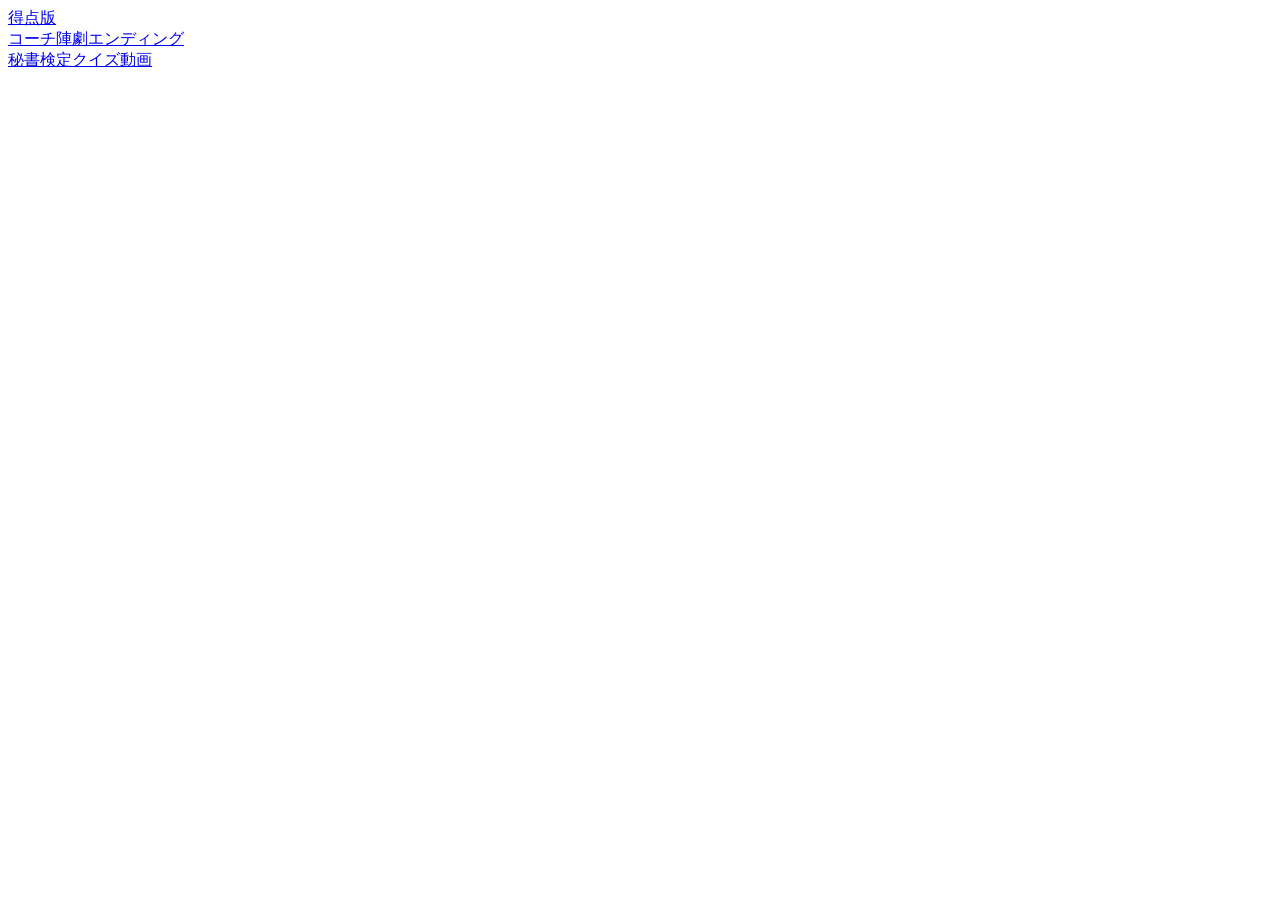
<file: gakuinsai/index.html>
<!DOCTYPE html>
<html lang="ja">
<head>
    <title>学院祭リンク集</title>
</head>
<body>
    <a href="point/index.html">得点版</a><br>
    <a href="ending.mp4">コーチ陣劇エンディング</a><br>
    <a href="hisyokenquiz.mp4">秘書検定クイズ動画</a><br>
</body>
</file>
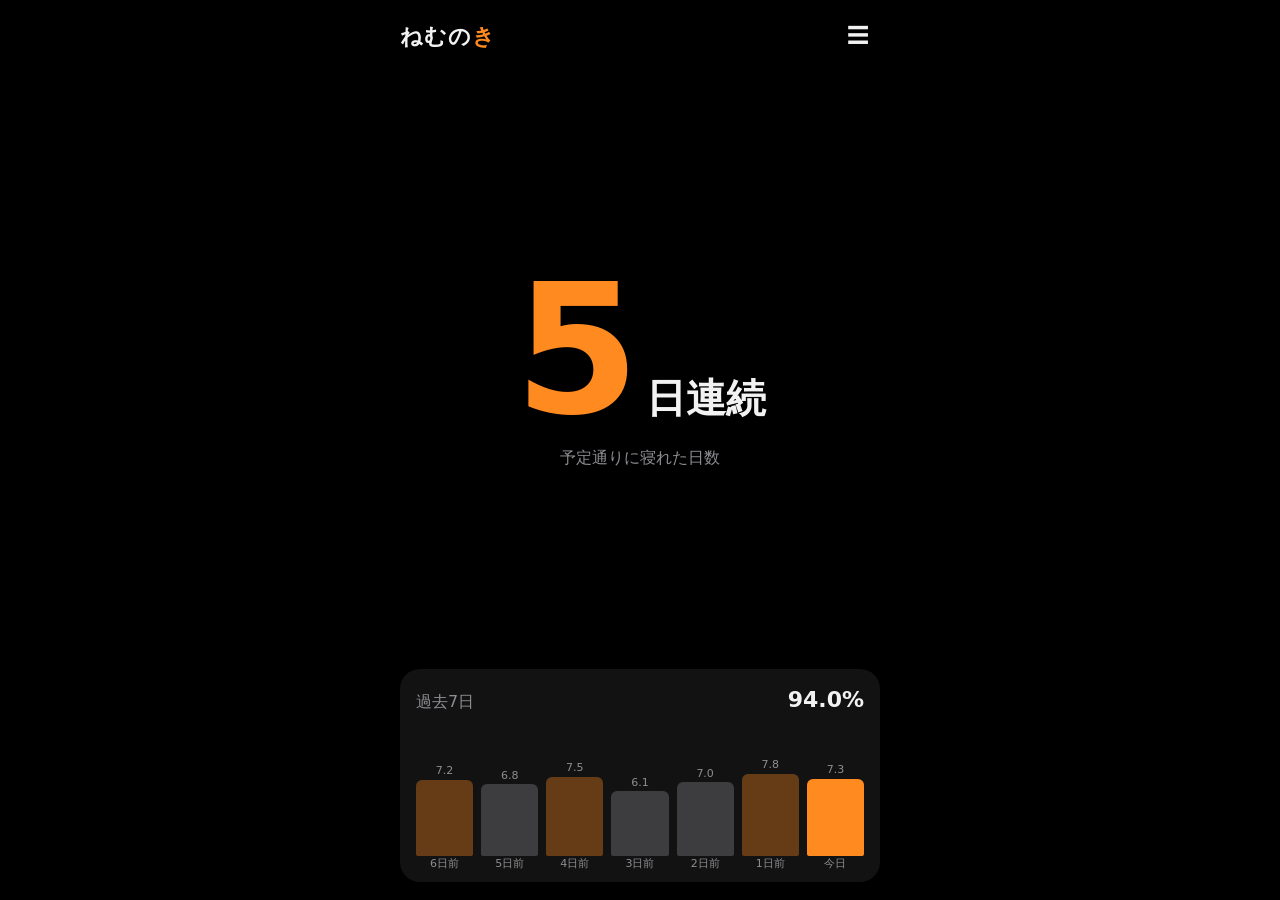
<file: nemunoki/index.html>
<!DOCTYPE html>
<html lang="ja"><head><meta charset="utf-8">
<meta name="viewport" content="width=device-width, initial-scale=1, viewport-fit=cover">
<title>ねむのき</title><link rel="icon" href="data:,">
<style>
:root{--ac:#ff8a1f;--bg:#000;--card:#121212;--line:#262626;--fg:#f2f2f2;--mut:#8d8d93;box-sizing:border-box;padding-top:env(safe-area-inset-top,0px);padding-bottom:env(safe-area-inset-bottom,0px)}
:root[data-theme=dark]{--bg:#1c1b20;--card:#27262c;--line:#38363f}
:root[data-theme=dark][data-pure=on]{--bg:#000;--card:#121212;--line:#262626}
:root[data-theme=light]{--bg:#f4f3f6;--card:#fff;--line:#e2e0e7;--fg:#1b1a1f;--mut:#6c6a75}
*{box-sizing:border-box;-webkit-tap-highlight-color:transparent}
html,body{height:100%;margin:0}
body{background:var(--bg);color:var(--fg);font:16px/1.5 "Noto Sans JP","Hiragino Sans",system-ui,sans-serif;overflow:hidden;transition:background .3s}
#app{height:100%;position:relative;max-width:520px;margin:0 auto;overflow:hidden}
#home{height:100%;display:flex;flex-direction:column;padding:12px 20px 18px}
header{display:flex;justify-content:space-between;align-items:center;height:48px;flex:none}
.logo{font-size:22px;font-weight:800;letter-spacing:.04em}.logo b{color:var(--ac)}
.ib{background:none;border:0;color:var(--fg);width:44px;height:44px;border-radius:50%;font-size:22px;cursor:pointer}
.ib:hover{background:var(--card)}
.hero{flex:1;min-height:0;display:flex;flex-direction:column;justify-content:center;align-items:center}
.num{font-size:clamp(88px,26vh,180px);font-weight:800;line-height:1;color:var(--ac);font-variant-numeric:tabular-nums}
.num small{font-size:.22em;color:var(--fg);margin-left:.15em;font-weight:700}
.cap{color:var(--mut);margin-top:6px}
.week{flex:none;background:var(--card);border-radius:20px;padding:14px 16px 10px}
.pct{display:flex;justify-content:space-between;align-items:baseline;margin-bottom:6px;color:var(--mut)}.pct b{font-size:22px;color:var(--fg)}
.bars{height:clamp(90px,20vh,150px);display:flex;align-items:flex-end;gap:8px}
.bar{flex:1;display:flex;flex-direction:column;align-items:center;justify-content:flex-end;height:100%;font-size:11px;color:var(--mut)}
.bar i{display:block;width:100%;border-radius:6px 6px 2px 2px;background:var(--ac);opacity:.35;transition:height .5s}
.bar:last-child i{opacity:1}.bar.ng i{background:var(--mut)}
#settings{position:absolute;inset:0;background:var(--bg);overflow-y:auto;transform:translateY(100%);transition:transform .35s cubic-bezier(.2,.8,.2,1);padding:0 16px 40px;z-index:5}
#settings.open{transform:none}
.sbar{position:sticky;top:0;background:var(--bg);display:flex;justify-content:space-between;align-items:center;height:56px;z-index:2;font-size:20px;font-weight:700}
.sec{background:var(--card);border-radius:16px;margin:12px 0;padding:0 16px}
.sh{display:flex;justify-content:space-between;align-items:center;min-height:56px;font-weight:700}
.fold{display:grid;grid-template-rows:1fr;transition:grid-template-rows .35s ease,opacity .3s,transform .35s;}
.fold>.fi{overflow:hidden;min-height:0}
.sec.off .fold{grid-template-rows:0fr;opacity:0;transform:translateY(-14px)}
.fi>div:last-child{padding-bottom:12px}
.r{display:flex;justify-content:space-between;align-items:center;min-height:48px;border-top:1px solid var(--line);gap:10px}
.sw{position:relative;width:48px;height:28px;flex:none}.sw input{display:none}
.sw i{position:absolute;inset:0;background:var(--line);border-radius:14px;transition:.25s;cursor:pointer}
.sw i:after{content:"";position:absolute;left:3px;top:3px;width:22px;height:22px;border-radius:50%;background:#fff;transition:.25s}
.sw input:checked+i{background:var(--ac)}.sw input:checked+i:after{transform:translateX(20px)}
input[type=time],input[type=text],textarea{background:var(--bg);color:var(--fg);border:1px solid var(--line);border-radius:10px;padding:8px 10px;font:inherit;color-scheme:dark light}
input[type=text]{width:100%}
textarea{width:100%;height:260px;font:13px/1.5 ui-monospace,Consolas,monospace;resize:none}
.days{display:flex;gap:4px;margin-top:6px}.days button{flex:1;height:32px;border-radius:50%;border:1px solid var(--line);background:none;color:var(--mut);cursor:pointer;font:inherit;font-size:13px}
.days button.on{background:var(--ac);border-color:var(--ac);color:#000}
.swipe{position:relative;overflow:hidden;border-top:1px solid var(--line)}
.swipe .bg{position:absolute;inset:0;display:flex;justify-content:space-between;align-items:center;padding:0 18px;font-size:13px;font-weight:700;color:#fff}
.swipe .bg .l{color:var(--ac)}.swipe .bg .d{background:none;color:#ff5a5a}
.swipe .in{position:relative;background:var(--card);padding:8px 0;touch-action:pan-y;transition:transform .2s}
.swipe .in.drag{transition:none}
.swipe .r{border:0;min-height:40px}
.add{width:100%;height:44px;border:1px dashed var(--ac);color:var(--ac);background:none;border-radius:12px;cursor:pointer;font:inherit;margin-top:6px}
.grp{display:flex;justify-content:space-between;align-items:center;min-height:44px;border-top:1px solid var(--line);font-weight:600;color:var(--ac)}
.cb{width:24px;height:24px;border-radius:7px;border:2px solid var(--mut);display:grid;place-items:center;cursor:pointer;flex:none;font-size:16px;line-height:1;color:#000;font-weight:900;background:none}
.cb.on,.cb.mix{background:var(--ac);border-color:var(--ac)}
.hint{color:var(--mut);font-size:12px;margin:2px 0 6px}
.help td{padding:3px 10px 3px 0;font-size:13px;vertical-align:top}.help kbd{background:var(--bg);border:1px solid var(--line);border-radius:6px;padding:1px 7px;font:12px ui-monospace,Consolas,monospace}
#toasts{position:fixed;left:0;right:0;top:calc(10px + env(safe-area-inset-top,0px));display:flex;flex-direction:column;align-items:center;gap:6px;z-index:50;pointer-events:none}
.toast{background:#222;color:#fff;border-left:4px solid var(--ac);padding:10px 14px;border-radius:12px;font-size:14px;max-width:92vw;box-shadow:0 6px 24px #0008;animation:ti .3s}
@keyframes ti{from{opacity:0;transform:translateY(-10px)}}
.ov{position:fixed;inset:0;pointer-events:none;z-index:20;transition:opacity .4s;opacity:0;background:#000}
.full{position:fixed;inset:0;z-index:40;background:#000;color:#aaa;display:none;place-items:center;text-align:center;font-size:22px}
.full.show{display:grid}.full small{display:block;font-size:13px;color:#666;margin-top:8px}
#modal{position:fixed;inset:0;background:#000a;z-index:30;display:none;place-items:center;padding:16px}
#modal.show{display:grid}.mb{background:var(--card);border-radius:20px;padding:18px;width:min(460px,100%)}
.mb h3{margin:0 0 10px}.mb .btns{display:flex;gap:8px;justify-content:flex-end;margin-top:12px}
.btn{border:0;border-radius:10px;padding:9px 16px;font:inherit;background:var(--line);color:var(--fg);cursor:pointer}.btn.p{background:var(--ac);color:#000;font-weight:700}
@media(prefers-reduced-motion:reduce){*{transition:none!important;animation:none!important}}
</style></head><body>
<div id="app"><div id="home">
<header><div class="logo">ねむの<b>き</b></div><button class="ib" id="openS" aria-label="設定">☰</button></header>
<div class="hero"><div class="num"><span id="streak">0</span><small>日連続</small></div><div class="cap">予定通りに寝れた日数</div></div>
<div class="week"><div class="pct"><span>過去7日</span><b id="pct"></b></div><div class="bars" id="bars"></div></div>
</div>
<div id="settings"><div class="sbar"><span>設定</span><button class="ib" id="closeS" aria-label="閉じる">×</button></div><div id="sbody"></div></div>
</div>
<div class="ov" id="ovDim"></div><div class="ov" id="ovMin"></div>
<div class="full" id="fSleep"><div>スリープ中<small>何かキーを押すか画面をタップで復帰</small></div></div>
<div class="full" id="fLock"><div>ロック中<small>Uキーで解除 / 起きる時間を過ぎると自動解除</small></div></div>
<div id="modal"><div class="mb" id="mbody"></div></div><div id="toasts"></div>
<script>
const $=s=>document.querySelector(s),esc=s=>String(s).replace(/[&<>"]/g,c=>({'&':'&amp;','<':'&lt;','>':'&gt;','"':'&quot;'}[c]));
const DN=['月','火','水','木','金','土','日'],pad=n=>String(n).padStart(2,'0');
const S={bed:'22:30',wake:'06:30',streak:5,sleep:[7.2,6.8,7.5,6.1,7.0,7.8,7.3],score:[100,92,100,71,95,100,100],
 alarm:{on:true,list:[{id:1,t:'06:30',d:[1,1,1,1,1,0,0],on:true},{id:2,t:'06:40',d:[1,1,1,1,1,0,0],on:false}]},
 sh:{on:true,g:{
  bed:{l:'寝る時間',i:[{n:'照明を暗くする',on:true},{n:'睡眠用BGMを再生する',on:true,arg:'',al:'パスまたはURL',s:'log("睡眠用BGMを再生: "+(arg||"(未指定)"))'}]},
  after:{l:'寝た後',i:[{n:'照明を消す',on:true},{n:'30分後に空調を止める',on:true}]},
  wake:{l:'起きる時間',i:[{n:'照明を明るくする',on:true},{n:'カーテンを開ける',on:true},{n:'お湯を沸かす',on:false}]}}},
 dev:{on:true,c:{dim:1,gray:1,notify:1,sleep:0,min:0,lock:0}},app:{dark:true,pure:true,ac:'#ff8a1f'}};
const DEV={dim:'画面の明るさを下げる',gray:'画面を白黒にする',notify:'通知を表示する',sleep:'一度スリープにする',min:'画面輝度を最低にする',lock:'デバイスをロックする'};
const CTPL=`// __name = "カスタム"       項目名
// __at = "22:30"        時刻指定で自動実行(寝る/起きる時間のみ)
// __arg = "引数の説明"   設定画面に引数入力欄を表示
// 使える変数: bedtime, waketime, arg, log()
log("カスタム実行 " + bedtime);`;
let uid=10,clock={b:Date.now(),r:Date.now()};const now=()=>new Date(clock.b+Date.now()-clock.r);
const hm=d=>pad(d.getHours())+':'+pad(d.getMinutes());
function toast(m,ms=3500){const e=document.createElement('div');e.className='toast';e.textContent=m;$('#toasts').append(e);setTimeout(()=>e.remove(),ms)}
const log=m=>toast('[スマートホーム実行] '+m);
/* ---- home ---- */
function home(){$('#streak').textContent=S.streak;const avg=S.score.reduce((a,b)=>a+b,0)/7;$('#pct').textContent=avg.toFixed(1)+'%';
 $('#bars').innerHTML=S.sleep.map((h,i)=>`<div class="bar ${S.score[i]<100?'ng':''}"><span>${h.toFixed(1)}</span><i style="height:${Math.max(6,h/10*100*.7)}%"></i><span>${i==6?'今日':(7-i-1)+'日前'}</span></div>`).join('')}
function recordDay(ok){S.sleep.shift();S.score.shift();S.sleep.push(ok?7.2:5.4);S.score.push(ok?100:62);S.streak=ok?S.streak+1:0;home();toast(ok?'予定通りに就寝: '+S.streak+'日連続':'予定時間を1分以上超過: 連続日数が0に戻りました')}
/* ---- script engine ---- */
function meta(s){const g=(k)=>{const m=s.match(new RegExp('^(?!\\s*//)\\s*(?:const|let|var)?\\s*'+k+'\\s*=\\s*["\'](.*?)["\']','m'));return m&&m[1]};return{name:g('__name'),at:g('__at'),arg:g('__arg')}}
function runItem(it){const m=it.s?meta(it.s):{};try{new Function('bedtime','waketime','arg','log',it.s||'log(name)').call(null,S.bed,S.wake,it.arg||'',log)}catch(e){toast('スクリプトエラー: '+e.message)}}
function runGroup(k){if(!S.sh.on)return;S.sh.g[k].i.forEach(it=>{if(!it.on)return;if(it.s&&meta(it.s).at)return;if(!it.s){log(it.n);return}runItem(it)})}
/* ---- device ---- */
const fx={dim:()=>{$('#ovDim').style.opacity=.45},min:()=>{$('#ovMin').style.opacity=.8},gray:()=>{$('#app').style.filter='grayscale(100%)'},
 notify:()=>toast('🔔 そろそろ寝る時間です'),sleep:()=>$('#fSleep').classList.add('show'),lock:()=>$('#fLock').classList.add('show')};
function resetDev(){$('#ovDim').style.opacity=0;$('#ovMin').style.opacity=0;$('#app').style.filter='';$('#fSleep').classList.remove('show');$('#fLock').classList.remove('show')}
function runDev(){if(!S.dev.on)return;Object.keys(S.dev.c).forEach(k=>S.dev.c[k]&&fx[k]())}
$('#fSleep').onclick=()=>$('#fSleep').classList.remove('show');
/* ---- clock tick ---- */
let last='';setInterval(()=>{const d=now(),k=hm(d);if(k===last)return;last=k;
 if(S.alarm.on)S.alarm.list.forEach(a=>{if(a.on&&a.t===k&&a.d[(d.getDay()+6)%7])toast('⏰ アラーム '+a.t,6000)});
 if(k===S.bed){runGroup('bed');runDev()}
 if(k===S.wake){runGroup('wake');$('#fLock').classList.remove('show')}
 if(S.sh.on)['bed','after','wake'].forEach(g=>S.sh.g[g].i.forEach(it=>{if(it.on&&it.s&&meta(it.s).at===k)runItem(it)}))},1000);
/* ---- settings render ---- */
const tog=(id,on)=>`<label class="sw"><input type="checkbox" data-t="${id}" ${on?'checked':''}><i></i></label>`;
const sec=(id,t,on,body)=>`<section class="sec ${on?'':'off'}" id="sec-${id}"><div class="sh"><span>${t}</span>${tog(id,on)}</div><div class="fold"><div class="fi"><div>${body}</div></div></div></section>`;
function swipeRow(inner,k,i,edit){return `<div class="swipe" data-k="${k}" data-i="${i}" data-edit="${edit?1:0}"><div class="bg"><span class="l">${edit?'✎ 編集':''}</span><span class="d">削除 🗑</span></div><div class="in">${inner}</div></div>`}
function render(){const A=S.alarm,H=S.sh,D=S.dev,P=S.app;
 const al=A.list.map((a,i)=>swipeRow(`<div class="r"><div><input type="time" value="${a.t}" data-al="${i}"><div class="days">${DN.map((n,j)=>`<button class="${a.d[j]?'on':''}" data-ad="${i},${j}">${n}</button>`).join('')}</div></div><label class="sw"><input type="checkbox" data-ao="${i}" ${a.on?'checked':''}><i></i></label></div>`,'alarm',i,0)).join('');
 const sh=Object.entries(H.g).map(([k,g])=>{const c=g.i.filter(x=>x.on).length,st=c==0?'':c==g.i.length?'on':'mix';
  return `<div class="grp"><span>${g.l}</span><button class="cb ${st}" data-gc="${k}">${st=='on'?'✓':st=='mix'?'−':''}</button></div>`+g.i.map((it,i)=>{const m=it.s?meta(it.s):{};const nm=m.name||it.n;const hasArg=it.al!==undefined||m.arg;
   return swipeRow(`<div class="r"><div style="flex:1"><div>${esc(nm)}${m.at?` <span class="hint">(${m.at}に自動実行)</span>`:''}</div>${hasArg?`<input type="text" placeholder="${esc(it.al||m.arg)}" value="${esc(it.arg||'')}" data-ia="${k},${i}">`:''}</div><button class="cb ${it.on?'on':''}" data-ic="${k},${i}">${it.on?'✓':''}</button></div>`,k,i,1)}).join('')+`<button class="add" data-cu="${k}">＋カスタム</button>`}).join('');
 $('#sbody').innerHTML=
 `<section class="sec"><div class="sh">基本時間</div><div class="r"><span>寝る時間</span><input type="time" id="tb" value="${S.bed}"></div><div class="r"><span>起きる時間</span><input type="time" id="tw" value="${S.wake}"></div></section>`+
 sec('alarm','アラーム',A.on,al+`<button class="add" id="addAl">＋追加</button><div class="hint">左スワイプで削除</div>`)+
 sec('sh','スマートホーム連動',H.on,sh+`<div class="hint">左スワイプで削除 / 右スワイプでスクリプト編集</div>`)+
 sec('dev','デバイス制御',D.on,Object.entries(DEV).map(([k,l])=>`<div class="r"><span>${l}</span><button class="cb ${D.c[k]?'on':''}" data-dc="${k}">${D.c[k]?'✓':''}</button></div>`).join(''))+
 `<section class="sec"><div class="sh">アプリ設定</div><div class="r"><span>ダークモード</span>${tog('dark',P.dark)}</div><div class="r"><span>ピュアブラック</span>${tog('pure',P.pure)}</div><div class="r"><span>アクセントカラー</span><input type="color" id="acc" value="${P.ac}"></div></section>`+
 `<section class="sec"><div class="sh">モック操作・デバッグヘルプ</div><table class="help" style="padding-bottom:12px">${[['T','モック内時刻を変更'],['P','予定通りに就寝(連続日数+1)'],['O','予定超過(連続日数を0に)'],['1〜6','デバイス制御を強制発動(輝度低下/白黒/通知/スリープ/最低輝度/ロック)'],['0','デバイス制御をすべて解除'],['U','ロック解除'],['B / V / W','スマートホーム 寝る時間 / 寝た後(AI検知) / 起きる時間 を強制実行'],['Esc','設定を閉じる']].map(r=>`<tr><td><kbd>${r[0]}</kbd></td><td>${r[1]}</td></tr>`).join('')}</table></section>`}
/* ---- settings events ---- */
const rootEl=document.documentElement;
function theme(){rootEl.dataset.theme=S.app.dark?'dark':'light';rootEl.dataset.pure=S.app.pure?'on':'off';rootEl.style.setProperty('--ac',S.app.ac)}
const sb=$('#sbody');
sb.addEventListener('change',e=>{const t=e.target,d=t.dataset;
 if(t.id=='tb')S.bed=t.value;else if(t.id=='tw')S.wake=t.value;else if(t.id=='acc'){S.app.ac=t.value;theme()}
 else if(d.t){const v=t.checked;if(d.t=='alarm')S.alarm.on=v;else if(d.t=='sh')S.sh.on=v;else if(d.t=='dev')S.dev.on=v;else if(d.t=='dark'){S.app.dark=v;theme()}else if(d.t=='pure'){S.app.pure=v;theme()}
  if(['alarm','sh','dev'].includes(d.t))$('#sec-'+d.t).classList.toggle('off',!v)}
 else if(d.al)S.alarm.list[d.al].t=t.value;else if(d.ao)S.alarm.list[d.ao].on=t.checked});
sb.addEventListener('input',e=>{const d=e.target.dataset;if(d.ia){const[k,i]=d.ia.split(',');S.sh.g[k].i[i].arg=e.target.value}});
sb.addEventListener('click',e=>{const b=e.target.closest('button');if(!b||b.closest('.swipe .in.moved'))return;const d=b.dataset;
 if(d.ad){const[i,j]=d.ad.split(',');S.alarm.list[i].d[j]^=1;b.classList.toggle('on')}
 else if(b.id=='addAl'){S.alarm.list.push({id:uid++,t:'07:00',d:[1,1,1,1,1,1,1],on:true});keep()}
 else if(d.gc){const g=S.sh.g[d.gc],all=g.i.every(x=>x.on);g.i.forEach(x=>x.on=!all);keep()}
 else if(d.ic){const[k,i]=d.ic.split(',');S.sh.g[k].i[i].on^=1;keep()}
 else if(d.dc){S.dev.c[d.dc]^=1;keep()}
 else if(d.cu){const it={n:'カスタム',on:true,s:CTPL};S.sh.g[d.cu].i.push(it);editor(d.cu,S.sh.g[d.cu].i.length-1)}});
function keep(){const y=$('#settings').scrollTop;render();$('#settings').scrollTop=y}
/* ---- swipe ---- */
let sw=null;
sb.addEventListener('pointerdown',e=>{const r=e.target.closest('.swipe');if(!r||e.target.closest('input,button'))return;sw={r,in:r.querySelector('.in'),x:e.clientX,dx:0};sw.in.classList.add('drag')});
addEventListener('pointermove',e=>{if(!sw)return;sw.dx=e.clientX-sw.x;if(sw.r.dataset.edit!='1'&&sw.dx>0)sw.dx=0;sw.in.style.transform=`translateX(${sw.dx}px)`});
addEventListener('pointerup',()=>{if(!sw)return;const{r,dx}=sw,k=r.dataset.k,i=+r.dataset.i;sw.in.classList.remove('drag');sw.in.style.transform='';sw=null;
 if(dx<-80){if(k=='alarm')S.alarm.list.splice(i,1);else S.sh.g[k].i.splice(i,1);keep()}
 else if(dx>80&&r.dataset.edit=='1')editor(k,i)});
/* ---- editor modal ---- */
function editor(k,i){const it=S.sh.g[k].i[i];if(!it.s)it.s=`log(${JSON.stringify(it.n)})`;
 $('#mbody').innerHTML=`<h3>スクリプト編集</h3><textarea id="ta" spellcheck="false">${esc(it.s)}</textarea><div class="btns"><button class="btn" id="mc">キャンセル</button><button class="btn p" id="ms">保存</button></div>`;
 $('#modal').classList.add('show');$('#mc').onclick=()=>{$('#modal').classList.remove('show');keep()};
 $('#ms').onclick=()=>{it.s=$('#ta').value;$('#modal').classList.remove('show');keep()}}
/* ---- keys ---- */
$('#openS').onclick=()=>{render();$('#settings').classList.add('open')};$('#closeS').onclick=()=>$('#settings').classList.remove('open');
addEventListener('keydown',e=>{if(e.target.closest('input,textarea'))return;const k=e.key;
 if($('#fSleep').classList.contains('show')){$('#fSleep').classList.remove('show');return}
 if(k=='Escape'){$('#settings').classList.remove('open');$('#modal').classList.remove('show')}
 else if(k=='t'||k=='T'){e.preventDefault();$('#mbody').innerHTML=`<h3>モック内時刻を変更</h3><input type="time" id="ti" value="${hm(now())}"><div class="btns"><button class="btn" id="mc">キャンセル</button><button class="btn p" id="ms">変更</button></div>`;$('#modal').classList.add('show');
  $('#mc').onclick=()=>$('#modal').classList.remove('show');$('#ms').onclick=()=>{const[h,m]=$('#ti').value.split(':'),d=now();d.setHours(+h,+m,0,0);clock={b:d.getTime()-1000,r:Date.now()};$('#modal').classList.remove('show');toast('モック時刻: '+$('#ti').value)}}
 else if(k=='p'||k=='P')recordDay(true);else if(k=='o'||k=='O')recordDay(false);
 else if(k>='1'&&k<='6'){const n=Object.keys(DEV)[k-1];fx[n]();toast('強制発動: '+DEV[n])}
 else if(k=='0'){resetDev()}else if(k=='u'||k=='U')$('#fLock').classList.remove('show');
 else if(k=='b'||k=='B'){runGroup('bed');runDev()}else if(k=='v'||k=='V')runGroup('after');else if(k=='w'||k=='W'){runGroup('wake');resetDev()}});
theme();home();
</script></body></html>
</file>
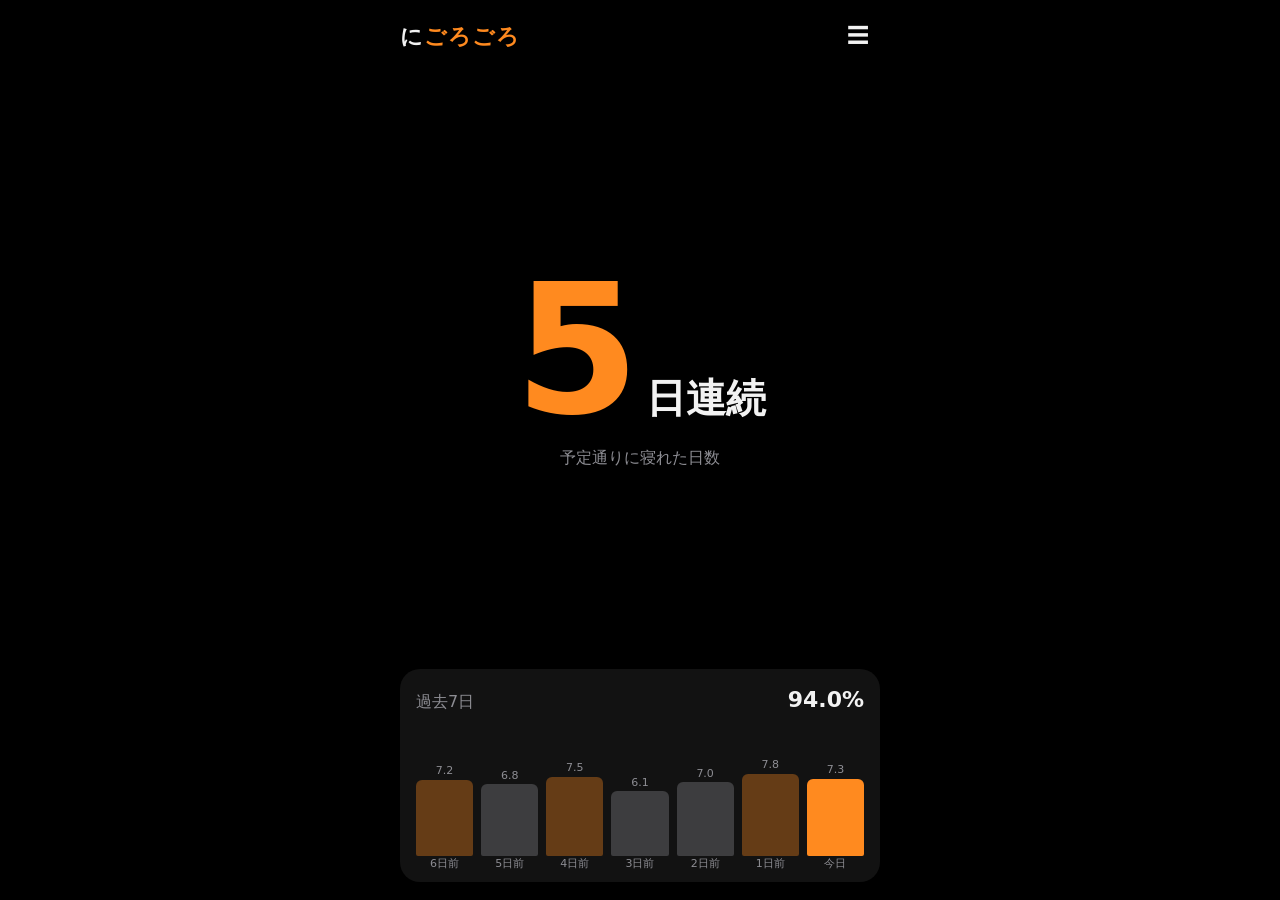
<file: nigorogoro/index.html>
<!DOCTYPE html>
<html lang="ja"><head><meta charset="utf-8">
<meta name="viewport" content="width=device-width, initial-scale=1, viewport-fit=cover">
<title>にごろごろ</title><link rel="icon" href="data:,">
<style>
:root{--ac:#ff8a1f;--bg:#000;--card:#121212;--line:#262626;--fg:#f2f2f2;--mut:#8d8d93;box-sizing:border-box;padding-top:env(safe-area-inset-top,0px);padding-bottom:env(safe-area-inset-bottom,0px)}
:root[data-theme=dark]{--bg:#1c1b20;--card:#27262c;--line:#38363f}
:root[data-theme=dark][data-pure=on]{--bg:#000;--card:#121212;--line:#262626}
:root[data-theme=light]{--bg:#f4f3f6;--card:#fff;--line:#e2e0e7;--fg:#1b1a1f;--mut:#6c6a75}
*{box-sizing:border-box;-webkit-tap-highlight-color:transparent}
html,body{height:100%;margin:0}
body{background:var(--bg);color:var(--fg);font:16px/1.5 "Noto Sans JP","Hiragino Sans",system-ui,sans-serif;overflow:hidden;transition:background .3s}
#app{height:100%;position:relative;max-width:520px;margin:0 auto;overflow:hidden}
#home{height:100%;display:flex;flex-direction:column;padding:12px 20px 18px}
header{display:flex;justify-content:space-between;align-items:center;height:48px;flex:none}
.logo{font-size:22px;font-weight:800;letter-spacing:.04em}.logo b{color:var(--ac)}
.ib{background:none;border:0;color:var(--fg);width:44px;height:44px;border-radius:50%;font-size:22px;cursor:pointer}
.ib:hover{background:var(--card)}
.hero{flex:1;min-height:0;display:flex;flex-direction:column;justify-content:center;align-items:center}
.num{font-size:clamp(88px,26vh,180px);font-weight:800;line-height:1;color:var(--ac);font-variant-numeric:tabular-nums}
.num small{font-size:.22em;color:var(--fg);margin-left:.15em;font-weight:700}
.cap{color:var(--mut);margin-top:6px}
.week{flex:none;background:var(--card);border-radius:20px;padding:14px 16px 10px}
.pct{display:flex;justify-content:space-between;align-items:baseline;margin-bottom:6px;color:var(--mut)}.pct b{font-size:22px;color:var(--fg)}
.bars{height:clamp(90px,20vh,150px);display:flex;align-items:flex-end;gap:8px}
.bar{flex:1;display:flex;flex-direction:column;align-items:center;justify-content:flex-end;height:100%;font-size:11px;color:var(--mut)}
.bar i{display:block;width:100%;border-radius:6px 6px 2px 2px;background:var(--ac);opacity:.35;transition:height .5s}
.bar:last-child i{opacity:1}.bar.ng i{background:var(--mut)}
#settings{position:absolute;inset:0;background:var(--bg);overflow-y:auto;transform:translateY(100%);transition:transform .35s cubic-bezier(.2,.8,.2,1);padding:0 16px 40px;z-index:5}
#settings.open{transform:none}
.sbar{position:sticky;top:0;background:var(--bg);display:flex;justify-content:space-between;align-items:center;height:56px;z-index:2;font-size:20px;font-weight:700}
.sec{background:var(--card);border-radius:16px;margin:12px 0;padding:0 16px}
.sh{display:flex;justify-content:space-between;align-items:center;min-height:56px;font-weight:700}
.fold{display:grid;grid-template-rows:1fr;transition:grid-template-rows .35s ease,opacity .3s,transform .35s;}
.fold>.fi{overflow:hidden;min-height:0}
.sec.off .fold{grid-template-rows:0fr;opacity:0;transform:translateY(-14px)}
.fi>div:last-child{padding-bottom:12px}
.r{display:flex;justify-content:space-between;align-items:center;min-height:48px;border-top:1px solid var(--line);gap:10px}
.sw{position:relative;width:48px;height:28px;flex:none}.sw input{display:none}
.sw i{position:absolute;inset:0;background:var(--line);border-radius:14px;transition:.25s;cursor:pointer}
.sw i:after{content:"";position:absolute;left:3px;top:3px;width:22px;height:22px;border-radius:50%;background:#fff;transition:.25s}
.sw input:checked+i{background:var(--ac)}.sw input:checked+i:after{transform:translateX(20px)}
input[type=time],input[type=text],textarea{background:var(--bg);color:var(--fg);border:1px solid var(--line);border-radius:10px;padding:8px 10px;font:inherit;color-scheme:dark light}
input[type=text]{width:100%}
textarea{width:100%;height:260px;font:13px/1.5 ui-monospace,Consolas,monospace;resize:none}
.days{display:flex;gap:4px;margin-top:6px}.days button{flex:1;height:32px;border-radius:50%;border:1px solid var(--line);background:none;color:var(--mut);cursor:pointer;font:inherit;font-size:13px}
.days button.on{background:var(--ac);border-color:var(--ac);color:#000}
.swipe{position:relative;overflow:hidden;border-top:1px solid var(--line)}
.swipe .bg{position:absolute;inset:0;display:flex;justify-content:space-between;align-items:center;padding:0 18px;font-size:13px;font-weight:700;color:#fff}
.swipe .bg .l{color:var(--ac)}.swipe .bg .d{background:none;color:#ff5a5a}
.swipe .in{position:relative;background:var(--card);padding:8px 0;touch-action:pan-y;transition:transform .2s}
.swipe .in.drag{transition:none}
.swipe .r{border:0;min-height:40px}
.add{width:100%;height:44px;border:1px dashed var(--ac);color:var(--ac);background:none;border-radius:12px;cursor:pointer;font:inherit;margin-top:6px}
.grp{display:flex;justify-content:space-between;align-items:center;min-height:44px;border-top:1px solid var(--line);font-weight:600;color:var(--ac)}
.cb{width:24px;height:24px;border-radius:7px;border:2px solid var(--mut);display:grid;place-items:center;cursor:pointer;flex:none;font-size:16px;line-height:1;color:#000;font-weight:900;background:none}
.cb.on,.cb.mix{background:var(--ac);border-color:var(--ac)}
.hint{color:var(--mut);font-size:12px;margin:2px 0 6px}
.help td{padding:3px 10px 3px 0;font-size:13px;vertical-align:top}.help kbd{background:var(--bg);border:1px solid var(--line);border-radius:6px;padding:1px 7px;font:12px ui-monospace,Consolas,monospace}
#toasts{position:fixed;left:0;right:0;top:calc(10px + env(safe-area-inset-top,0px));display:flex;flex-direction:column;align-items:center;gap:6px;z-index:50;pointer-events:none}
.toast{background:#222;color:#fff;border-left:4px solid var(--ac);padding:10px 14px;border-radius:12px;font-size:14px;max-width:92vw;box-shadow:0 6px 24px #0008;animation:ti .3s}
@keyframes ti{from{opacity:0;transform:translateY(-10px)}}
.ov{position:fixed;inset:0;pointer-events:none;z-index:20;transition:opacity .4s;opacity:0;background:#000}
.full{position:fixed;inset:0;z-index:40;background:#000;color:#aaa;display:none;place-items:center;text-align:center;font-size:22px}
.full.show{display:grid}.full small{display:block;font-size:13px;color:#666;margin-top:8px}
#modal{position:fixed;inset:0;background:#000a;z-index:30;display:none;place-items:center;padding:16px}
#modal.show{display:grid}.mb{background:var(--card);border-radius:20px;padding:18px;width:min(460px,100%)}
.mb h3{margin:0 0 10px}.mb .btns{display:flex;gap:8px;justify-content:flex-end;margin-top:12px}
.btn{border:0;border-radius:10px;padding:9px 16px;font:inherit;background:var(--line);color:var(--fg);cursor:pointer}.btn.p{background:var(--ac);color:#000;font-weight:700}
@media(prefers-reduced-motion:reduce){*{transition:none!important;animation:none!important}}
</style></head><body>
<div id="app"><div id="home">
<header><div class="logo">に<b>ごろごろ</b></div><button class="ib" id="openS" aria-label="設定">☰</button></header>
<div class="hero"><div class="num"><span id="streak">0</span><small>日連続</small></div><div class="cap">予定通りに寝れた日数</div></div>
<div class="week"><div class="pct"><span>過去7日</span><b id="pct"></b></div><div class="bars" id="bars"></div></div>
</div>
<div id="settings"><div class="sbar"><span>設定</span><button class="ib" id="closeS" aria-label="閉じる">×</button></div><div id="sbody"></div></div>
</div>
<div class="ov" id="ovDim"></div><div class="ov" id="ovMin"></div>
<div class="full" id="fSleep"><div>スリープ中<small>何かキーを押すか画面をタップで復帰</small></div></div>
<div class="full" id="fLock"><div>ロック中<small>Uキーで解除 / 起きる時間を過ぎると自動解除</small></div></div>
<div id="modal"><div class="mb" id="mbody"></div></div><div id="toasts"></div>
<script>
const $=s=>document.querySelector(s),esc=s=>String(s).replace(/[&<>"]/g,c=>({'&':'&amp;','<':'&lt;','>':'&gt;','"':'&quot;'}[c]));
const DN=['月','火','水','木','金','土','日'],pad=n=>String(n).padStart(2,'0');
const S={bed:'22:30',wake:'06:30',streak:5,sleep:[7.2,6.8,7.5,6.1,7.0,7.8,7.3],score:[100,92,100,71,95,100,100],
 alarm:{on:true,list:[{id:1,t:'06:30',d:[1,1,1,1,1,0,0],on:true},{id:2,t:'06:40',d:[1,1,1,1,1,0,0],on:false}]},
 sh:{on:true,g:{
  bed:{l:'寝る時間',i:[{n:'照明を暗くする',on:true},{n:'睡眠用BGMを再生する',on:true,arg:'',al:'パスまたはURL',s:'log("睡眠用BGMを再生: "+(arg||"(未指定)"))'}]},
  after:{l:'寝た後',i:[{n:'照明を消す',on:true},{n:'30分後に空調を止める',on:true}]},
  wake:{l:'起きる時間',i:[{n:'照明を明るくする',on:true},{n:'カーテンを開ける',on:true},{n:'お湯を沸かす',on:false}]}}},
 dev:{on:true,c:{dim:1,gray:1,notify:1,sleep:0,min:0,lock:0}},app:{dark:true,pure:true,ac:'#ff8a1f'}};
const DEV={dim:'画面の明るさを下げる',gray:'画面を白黒にする',notify:'通知を表示する',sleep:'一度スリープにする',min:'画面輝度を最低にする',lock:'デバイスをロックする'};
const CTPL=`// __name = "カスタム"       項目名
// __at = "22:30"        時刻指定で自動実行(寝る/起きる時間のみ)
// __arg = "引数の説明"   設定画面に引数入力欄を表示
// 使える変数: bedtime, waketime, arg, log()
log("カスタム実行 " + bedtime);`;
let uid=10,clock={b:Date.now(),r:Date.now()};const now=()=>new Date(clock.b+Date.now()-clock.r);
const hm=d=>pad(d.getHours())+':'+pad(d.getMinutes());
function toast(m,ms=3500){const e=document.createElement('div');e.className='toast';e.textContent=m;$('#toasts').append(e);setTimeout(()=>e.remove(),ms)}
const log=m=>toast('[スマートホーム実行] '+m);
/* ---- home ---- */
function home(){$('#streak').textContent=S.streak;const avg=S.score.reduce((a,b)=>a+b,0)/7;$('#pct').textContent=avg.toFixed(1)+'%';
 $('#bars').innerHTML=S.sleep.map((h,i)=>`<div class="bar ${S.score[i]<100?'ng':''}"><span>${h.toFixed(1)}</span><i style="height:${Math.max(6,h/10*100*.7)}%"></i><span>${i==6?'今日':(7-i-1)+'日前'}</span></div>`).join('')}
function recordDay(ok){S.sleep.shift();S.score.shift();S.sleep.push(ok?7.2:5.4);S.score.push(ok?100:62);S.streak=ok?S.streak+1:0;home();toast(ok?'予定通りに就寝: '+S.streak+'日連続':'予定時間を1分以上超過: 連続日数が0に戻りました')}
/* ---- script engine ---- */
function meta(s){const g=(k)=>{const m=s.match(new RegExp('^(?!\\s*//)\\s*(?:const|let|var)?\\s*'+k+'\\s*=\\s*["\'](.*?)["\']','m'));return m&&m[1]};return{name:g('__name'),at:g('__at'),arg:g('__arg')}}
function runItem(it){const m=it.s?meta(it.s):{};try{new Function('bedtime','waketime','arg','log',it.s||'log(name)').call(null,S.bed,S.wake,it.arg||'',log)}catch(e){toast('スクリプトエラー: '+e.message)}}
function runGroup(k){if(!S.sh.on)return;S.sh.g[k].i.forEach(it=>{if(!it.on)return;if(it.s&&meta(it.s).at)return;if(!it.s){log(it.n);return}runItem(it)})}
/* ---- device ---- */
const fx={dim:()=>{$('#ovDim').style.opacity=.45},min:()=>{$('#ovMin').style.opacity=.8},gray:()=>{$('#app').style.filter='grayscale(100%)'},
 notify:()=>toast('🔔 そろそろ寝る時間です'),sleep:()=>$('#fSleep').classList.add('show'),lock:()=>$('#fLock').classList.add('show')};
function resetDev(){$('#ovDim').style.opacity=0;$('#ovMin').style.opacity=0;$('#app').style.filter='';$('#fSleep').classList.remove('show');$('#fLock').classList.remove('show')}
function runDev(){if(!S.dev.on)return;Object.keys(S.dev.c).forEach(k=>S.dev.c[k]&&fx[k]())}
$('#fSleep').onclick=()=>$('#fSleep').classList.remove('show');
/* ---- clock tick ---- */
let last='';setInterval(()=>{const d=now(),k=hm(d);if(k===last)return;last=k;
 if(S.alarm.on)S.alarm.list.forEach(a=>{if(a.on&&a.t===k&&a.d[(d.getDay()+6)%7])toast('⏰ アラーム '+a.t,6000)});
 if(k===S.bed){runGroup('bed');runDev()}
 if(k===S.wake){runGroup('wake');$('#fLock').classList.remove('show')}
 if(S.sh.on)['bed','after','wake'].forEach(g=>S.sh.g[g].i.forEach(it=>{if(it.on&&it.s&&meta(it.s).at===k)runItem(it)}))},1000);
/* ---- settings render ---- */
const tog=(id,on)=>`<label class="sw"><input type="checkbox" data-t="${id}" ${on?'checked':''}><i></i></label>`;
const sec=(id,t,on,body)=>`<section class="sec ${on?'':'off'}" id="sec-${id}"><div class="sh"><span>${t}</span>${tog(id,on)}</div><div class="fold"><div class="fi"><div>${body}</div></div></div></section>`;
function swipeRow(inner,k,i,edit){return `<div class="swipe" data-k="${k}" data-i="${i}" data-edit="${edit?1:0}"><div class="bg"><span class="l">${edit?'✎ 編集':''}</span><span class="d">削除 🗑</span></div><div class="in">${inner}</div></div>`}
function render(){const A=S.alarm,H=S.sh,D=S.dev,P=S.app;
 const al=A.list.map((a,i)=>swipeRow(`<div class="r"><div><input type="time" value="${a.t}" data-al="${i}"><div class="days">${DN.map((n,j)=>`<button class="${a.d[j]?'on':''}" data-ad="${i},${j}">${n}</button>`).join('')}</div></div><label class="sw"><input type="checkbox" data-ao="${i}" ${a.on?'checked':''}><i></i></label></div>`,'alarm',i,0)).join('');
 const sh=Object.entries(H.g).map(([k,g])=>{const c=g.i.filter(x=>x.on).length,st=c==0?'':c==g.i.length?'on':'mix';
  return `<div class="grp"><span>${g.l}</span><button class="cb ${st}" data-gc="${k}">${st=='on'?'✓':st=='mix'?'−':''}</button></div>`+g.i.map((it,i)=>{const m=it.s?meta(it.s):{};const nm=m.name||it.n;const hasArg=it.al!==undefined||m.arg;
   return swipeRow(`<div class="r"><div style="flex:1"><div>${esc(nm)}${m.at?` <span class="hint">(${m.at}に自動実行)</span>`:''}</div>${hasArg?`<input type="text" placeholder="${esc(it.al||m.arg)}" value="${esc(it.arg||'')}" data-ia="${k},${i}">`:''}</div><button class="cb ${it.on?'on':''}" data-ic="${k},${i}">${it.on?'✓':''}</button></div>`,k,i,1)}).join('')+`<button class="add" data-cu="${k}">＋カスタム</button>`}).join('');
 $('#sbody').innerHTML=
 `<section class="sec"><div class="sh">基本時間</div><div class="r"><span>寝る時間</span><input type="time" id="tb" value="${S.bed}"></div><div class="r"><span>起きる時間</span><input type="time" id="tw" value="${S.wake}"></div></section>`+
 sec('alarm','アラーム',A.on,al+`<button class="add" id="addAl">＋追加</button><div class="hint">左スワイプで削除</div>`)+
 sec('sh','スマートホーム連動',H.on,sh+`<div class="hint">左スワイプで削除 / 右スワイプでスクリプト編集</div>`)+
 sec('dev','デバイス制御',D.on,Object.entries(DEV).map(([k,l])=>`<div class="r"><span>${l}</span><button class="cb ${D.c[k]?'on':''}" data-dc="${k}">${D.c[k]?'✓':''}</button></div>`).join(''))+
 `<section class="sec"><div class="sh">アプリ設定</div><div class="r"><span>ダークモード</span>${tog('dark',P.dark)}</div><div class="r"><span>ピュアブラック</span>${tog('pure',P.pure)}</div><div class="r"><span>アクセントカラー</span><input type="color" id="acc" value="${P.ac}"></div></section>`+
 `<section class="sec"><div class="sh">モック操作・デバッグヘルプ</div><table class="help" style="padding-bottom:12px">${[['T','モック内時刻を変更'],['P','予定通りに就寝(連続日数+1)'],['O','予定超過(連続日数を0に)'],['1〜6','デバイス制御を強制発動(輝度低下/白黒/通知/スリープ/最低輝度/ロック)'],['0','デバイス制御をすべて解除'],['U','ロック解除'],['B / V / W','スマートホーム 寝る時間 / 寝た後(AI検知) / 起きる時間 を強制実行'],['Esc','設定を閉じる']].map(r=>`<tr><td><kbd>${r[0]}</kbd></td><td>${r[1]}</td></tr>`).join('')}</table></section>`}
/* ---- settings events ---- */
const rootEl=document.documentElement;
function theme(){rootEl.dataset.theme=S.app.dark?'dark':'light';rootEl.dataset.pure=S.app.pure?'on':'off';rootEl.style.setProperty('--ac',S.app.ac)}
const sb=$('#sbody');
sb.addEventListener('change',e=>{const t=e.target,d=t.dataset;
 if(t.id=='tb')S.bed=t.value;else if(t.id=='tw')S.wake=t.value;else if(t.id=='acc'){S.app.ac=t.value;theme()}
 else if(d.t){const v=t.checked;if(d.t=='alarm')S.alarm.on=v;else if(d.t=='sh')S.sh.on=v;else if(d.t=='dev')S.dev.on=v;else if(d.t=='dark'){S.app.dark=v;theme()}else if(d.t=='pure'){S.app.pure=v;theme()}
  if(['alarm','sh','dev'].includes(d.t))$('#sec-'+d.t).classList.toggle('off',!v)}
 else if(d.al)S.alarm.list[d.al].t=t.value;else if(d.ao)S.alarm.list[d.ao].on=t.checked});
sb.addEventListener('input',e=>{const d=e.target.dataset;if(d.ia){const[k,i]=d.ia.split(',');S.sh.g[k].i[i].arg=e.target.value}});
sb.addEventListener('click',e=>{const b=e.target.closest('button');if(!b||b.closest('.swipe .in.moved'))return;const d=b.dataset;
 if(d.ad){const[i,j]=d.ad.split(',');S.alarm.list[i].d[j]^=1;b.classList.toggle('on')}
 else if(b.id=='addAl'){S.alarm.list.push({id:uid++,t:'07:00',d:[1,1,1,1,1,1,1],on:true});keep()}
 else if(d.gc){const g=S.sh.g[d.gc],all=g.i.every(x=>x.on);g.i.forEach(x=>x.on=!all);keep()}
 else if(d.ic){const[k,i]=d.ic.split(',');S.sh.g[k].i[i].on^=1;keep()}
 else if(d.dc){S.dev.c[d.dc]^=1;keep()}
 else if(d.cu){const it={n:'カスタム',on:true,s:CTPL};S.sh.g[d.cu].i.push(it);editor(d.cu,S.sh.g[d.cu].i.length-1)}});
function keep(){const y=$('#settings').scrollTop;render();$('#settings').scrollTop=y}
/* ---- swipe ---- */
let sw=null;
sb.addEventListener('pointerdown',e=>{const r=e.target.closest('.swipe');if(!r||e.target.closest('input,button'))return;sw={r,in:r.querySelector('.in'),x:e.clientX,dx:0};sw.in.classList.add('drag')});
addEventListener('pointermove',e=>{if(!sw)return;sw.dx=e.clientX-sw.x;if(sw.r.dataset.edit!='1'&&sw.dx>0)sw.dx=0;sw.in.style.transform=`translateX(${sw.dx}px)`});
addEventListener('pointerup',()=>{if(!sw)return;const{r,dx}=sw,k=r.dataset.k,i=+r.dataset.i;sw.in.classList.remove('drag');sw.in.style.transform='';sw=null;
 if(dx<-80){if(k=='alarm')S.alarm.list.splice(i,1);else S.sh.g[k].i.splice(i,1);keep()}
 else if(dx>80&&r.dataset.edit=='1')editor(k,i)});
/* ---- editor modal ---- */
function editor(k,i){const it=S.sh.g[k].i[i];if(!it.s)it.s=`log(${JSON.stringify(it.n)})`;
 $('#mbody').innerHTML=`<h3>スクリプト編集</h3><textarea id="ta" spellcheck="false">${esc(it.s)}</textarea><div class="btns"><button class="btn" id="mc">キャンセル</button><button class="btn p" id="ms">保存</button></div>`;
 $('#modal').classList.add('show');$('#mc').onclick=()=>{$('#modal').classList.remove('show');keep()};
 $('#ms').onclick=()=>{it.s=$('#ta').value;$('#modal').classList.remove('show');keep()}}
/* ---- keys ---- */
$('#openS').onclick=()=>{render();$('#settings').classList.add('open')};$('#closeS').onclick=()=>$('#settings').classList.remove('open');
addEventListener('keydown',e=>{if(e.target.closest('input,textarea'))return;const k=e.key;
 if($('#fSleep').classList.contains('show')){$('#fSleep').classList.remove('show');return}
 if(k=='Escape'){$('#settings').classList.remove('open');$('#modal').classList.remove('show')}
 else if(k=='t'||k=='T'){e.preventDefault();$('#mbody').innerHTML=`<h3>モック内時刻を変更</h3><input type="time" id="ti" value="${hm(now())}"><div class="btns"><button class="btn" id="mc">キャンセル</button><button class="btn p" id="ms">変更</button></div>`;$('#modal').classList.add('show');
  $('#mc').onclick=()=>$('#modal').classList.remove('show');$('#ms').onclick=()=>{const[h,m]=$('#ti').value.split(':'),d=now();d.setHours(+h,+m,0,0);clock={b:d.getTime()-1000,r:Date.now()};$('#modal').classList.remove('show');toast('モック時刻: '+$('#ti').value)}}
 else if(k=='p'||k=='P')recordDay(true);else if(k=='o'||k=='O')recordDay(false);
 else if(k>='1'&&k<='6'){const n=Object.keys(DEV)[k-1];fx[n]();toast('強制発動: '+DEV[n])}
 else if(k=='0'){resetDev()}else if(k=='u'||k=='U')$('#fLock').classList.remove('show');
 else if(k=='b'||k=='B'){runGroup('bed');runDev()}else if(k=='v'||k=='V')runGroup('after');else if(k=='w'||k=='W'){runGroup('wake');resetDev()}});
theme();home();
</script></body></html>
</file>
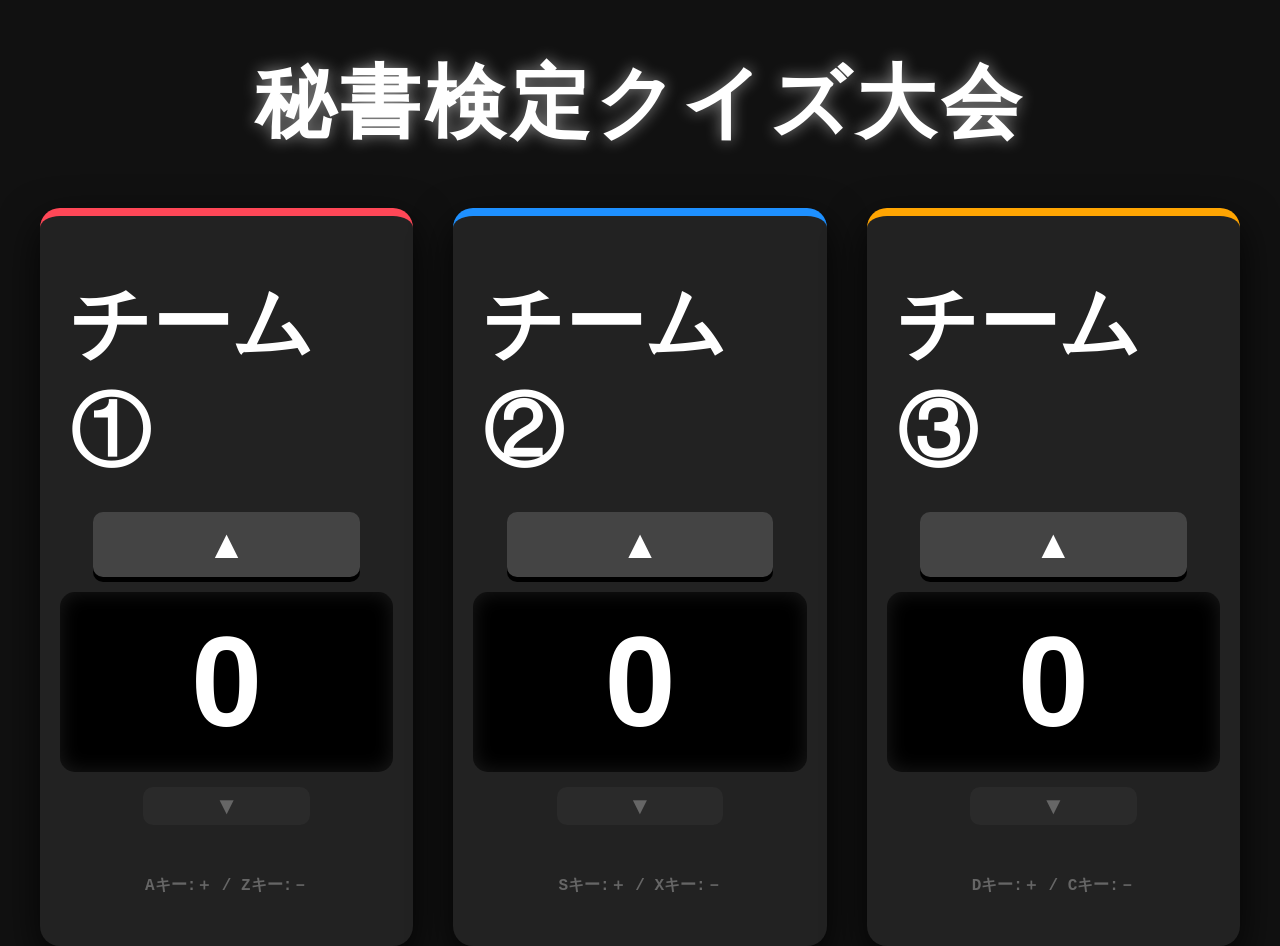
<file: point/index.html>
<!DOCTYPE html>
<html lang="ja">
<head>
    <meta charset="UTF-8">
    <title>秘書検定クイズ大会 得点板</title>
    <style>
        /* 全体のベースデザイン（クイズ番組風のダークテーマ） */
        body {
            margin: 0;
            padding: 0;
            background: #111; /* 黒背景 */
            color: #fff;
            font-family: 'Helvetica Neue', Arial, 'Hiragino Kaku Gothic ProN', 'Hiragino Sans', Meiryo, sans-serif;
            display: flex;
            flex-direction: column;
            height: 100vh;
            overflow: hidden;
            user-select: none; /* 誤ってテキストを選択しないようにする */
        }

        /* タイトル部分 */
        .header {
            text-align: center;
            padding: 50px 0;
            font-size: 5rem;
            font-weight: 900;
            letter-spacing: 5px;
            color: #fff;
            text-shadow: 0 0 15px rgba(255, 255, 255, 0.5);
        }

        /* スコアボード全体（3チーム並べる） */
        .scoreboard {
            display: flex;
            justify-content: center;
            align-items: center;
            flex: 1;
            gap: 40px;
            padding: 0 40px;
            margin-bottom: 100px;
        }

        /* 各チームのカード */
        .team-card {
            background: #222;
            border-radius: 20px;
            padding: 50px 20px;
            width: 500px;
            display: flex;
            flex-direction: column;
            align-items: center;
            box-shadow: 0 15px 40px rgba(0,0,0,0.8);
            border-top: 8px solid;
        }

        /* チームごとのテーマカラー */
        #card-1 { border-color: #ff4757; } /* 赤 */
        #card-2 { border-color: #1e90ff; } /* 青 */
        #card-3 { border-color: #ffa502; } /* 黄 */

        /* チーム名（クリックで編集可能） */
        .team-name {
            font-size: 5rem;
            font-weight: bold;
            margin-bottom: 20px;
            padding: 5px 10px;
            border-radius: 5px;
            transition: background 0.2s;
            cursor: text;
        }
        .team-name:hover, .team-name:focus {
            background: rgba(255,255,255,0.1);
            outline: none;
        }

        /* 操作ボタン */
        .btn {
            border: none;
            border-radius: 10px;
            cursor: pointer;
            font-weight: bold;
            transition: all 0.1s;
        }
        
        /* 得点UPボタン（大きめ） */
        .btn-up {
            width: 80%;
            background: #444;
            color: #fff;
            font-size: 2.5rem;
            padding: 10px;
            margin-bottom: 15px;
            box-shadow: 0 5px 0 #000;
        }
        .btn-up:hover { background: #5a5a5a; }
        .btn-up:active { box-shadow: 0 0 0 #000; transform: translateY(5px); }

        /* 得点DOWNボタン（控えめ） */
        .btn-down {
            width: 50%;
            background: #2a2a2a;
            color: #666;
            font-size: 1.5rem;
            padding: 5px;
            margin-top: 15px;
        }
        .btn-down:hover { background: #333; color: #aaa; }
        .btn-down:active { transform: scale(0.95); }

        /* 得点が表示される黒い窓 */
        .score-window {
            background: #000;
            width: 100%;
            height: 180px;
            border-radius: 15px;
            display: flex;
            justify-content: center;
            align-items: center;
            box-shadow: inset 0 0 20px rgba(255,255,255,0.1);
            perspective: 800px; /* 3D回転を綺麗に見せるための奥行き */
            overflow: hidden;
        }

        /* 得点の数字 */
        .score {
            font-size: 8rem;
            font-weight: 900;
            line-height: 1;
            font-variant-numeric: tabular-nums; /* 数字の幅を一定にしてガタつき防止 */
            transform-origin: center center;
        }

        /* キーボード操作のヒント */
        .key-hint {
            margin-top: 50px;
            font-size: 1rem;
            color: #666;
            font-family: monospace;
            font-weight: bold;
        }

        /* =========================================
           演出アニメーション（クルンッ！バンッ！）
           ========================================= */
        
        /* 1. UP時のアニメーション */
        .flip-out-up { animation: flipOutUp 0.15s ease-in forwards; }
        .flip-in-up  { animation: flipInUp 0.4s cubic-bezier(0.175, 0.885, 0.32, 1.275) forwards; }

        @keyframes flipOutUp {
            0%   { transform: rotateX(0deg) scale(1); opacity: 1; }
            100% { transform: rotateX(90deg) scale(1.1); opacity: 0; }
        }
        @keyframes flipInUp {
            /* 現れる瞬間に少し大きく、黄色く光らせることで「バンッ！」を演出 */
            0%   { transform: rotateX(-90deg) scale(1.3); opacity: 0; color: #ffeb3b; text-shadow: 0 0 30px #ffeb3b; }
            100% { transform: rotateX(0deg) scale(1); opacity: 1; color: #fff; text-shadow: 0 0 0px transparent; }
        }

        /* 2. DOWN時のアニメーション（控えめにスッと変える） */
        .flip-out-down { animation: flipOutDown 0.15s ease-in forwards; }
        .flip-in-down  { animation: flipInDown 0.3s ease-out forwards; }

        @keyframes flipOutDown {
            0%   { transform: rotateX(0deg); opacity: 1; }
            100% { transform: rotateX(-90deg); opacity: 0; }
        }
        @keyframes flipInDown {
            0%   { transform: rotateX(90deg); opacity: 0; }
            100% { transform: rotateX(0deg); opacity: 1; }
        }
    </style>
</head>
<body>

        <div class="header">
        秘書検定クイズ大会
        </div>

    <div class="scoreboard">
        <!-- チーム① -->
        <div class="team-card" id="card-1">
            <div class="team-name" contenteditable="true">チーム ①</div>
            <button class="btn btn-up" onclick="changeScore(1, 1)">▲</button>
            <div class="score-window">
                <div class="score" id="score-1">0</div>
            </div>
            <button class="btn btn-down" onclick="changeScore(1, -1)">▼</button>
            <div class="key-hint">Aキー:＋ / Zキー:－</div>
        </div>

        <!-- チーム② -->
        <div class="team-card" id="card-2">
            <div class="team-name" contenteditable="true">チーム ②</div>
            <button class="btn btn-up" onclick="changeScore(2, 1)">▲</button>
            <div class="score-window">
                <div class="score" id="score-2">0</div>
            </div>
            <button class="btn btn-down" onclick="changeScore(2, -1)">▼</button>
            <div class="key-hint">Sキー:＋ / Xキー:－</div>
        </div>

        <!-- チーム③ -->
        <div class="team-card" id="card-3">
            <div class="team-name" contenteditable="true">チーム ③</div>
            <button class="btn btn-up" onclick="changeScore(3, 1)">▲</button>
            <div class="score-window">
                <div class="score" id="score-3">0</div>
            </div>
            <button class="btn btn-down" onclick="changeScore(3, -1)">▼</button>
            <div class="key-hint">Dキー:＋ / Cキー:－</div>
        </div>
    </div>

    <script>
        // 各チームの現在のスコアを管理
        const scores = { 1: 0, 2: 0, 3: 0 };
        // アニメーション中の連打バグを防ぐフラグ
        const isAnimating = { 1: false, 2: false, 3: false };

        // スコアを変更する関数
        function changeScore(teamId, delta) {
            if (isAnimating[teamId]) return; // 動いている最中は無視
            
            const newScore = scores[teamId] + delta;
            if (newScore < 0) return; // スコアがマイナスになるのを防ぐ
            
            scores[teamId] = newScore;
            animateScore(teamId, newScore, delta > 0);
        }

        // アニメーションを実行する関数
        function animateScore(teamId, newScore, isUp) {
            const scoreEl = document.getElementById(`score-${teamId}`);
            isAnimating[teamId] = true;
            
            // クラスを一旦リセット
            scoreEl.className = 'score';
            void scoreEl.offsetWidth; // ブラウザにリセットを認識させるおまじない
            
            // 1. クルンッ！と消えるアニメーションを付与
            scoreEl.classList.add(isUp ? 'flip-out-up' : 'flip-out-down');
            
            // アニメーションの途中で数字を入れ替える
            setTimeout(() => {
                scoreEl.textContent = newScore;
                scoreEl.className = 'score';
                void scoreEl.offsetWidth;
                
                // 2. バンッ！と現れるアニメーションを付与
                scoreEl.classList.add(isUp ? 'flip-in-up' : 'flip-in-down');
                
                // アニメーション終了後にフラグを解除
                setTimeout(() => {
                    scoreEl.className = 'score';
                    isAnimating[teamId] = false;
                }, 400); // flip-inの時間に合わせる
            }, 150); // flip-outの時間に合わせる
        }

        // キーボード操作の対応
        document.addEventListener('keydown', (e) => {
            // チーム名を編集中は、キーボードショートカットを無効にする
            if (e.target.isContentEditable) return;
            
            const key = e.key.toLowerCase();
            switch(key) {
                // チーム①
                case 'a': changeScore(1, 1); break;
                case 'z': changeScore(1, -1); break;
                // チーム②
                case 's': changeScore(2, 1); break;
                case 'x': changeScore(2, -1); break;
                // チーム③
                case 'd': changeScore(3, 1); break;
                case 'c': changeScore(3, -1); break;
            }
        });
    </script>
</body>
</html>
</file>
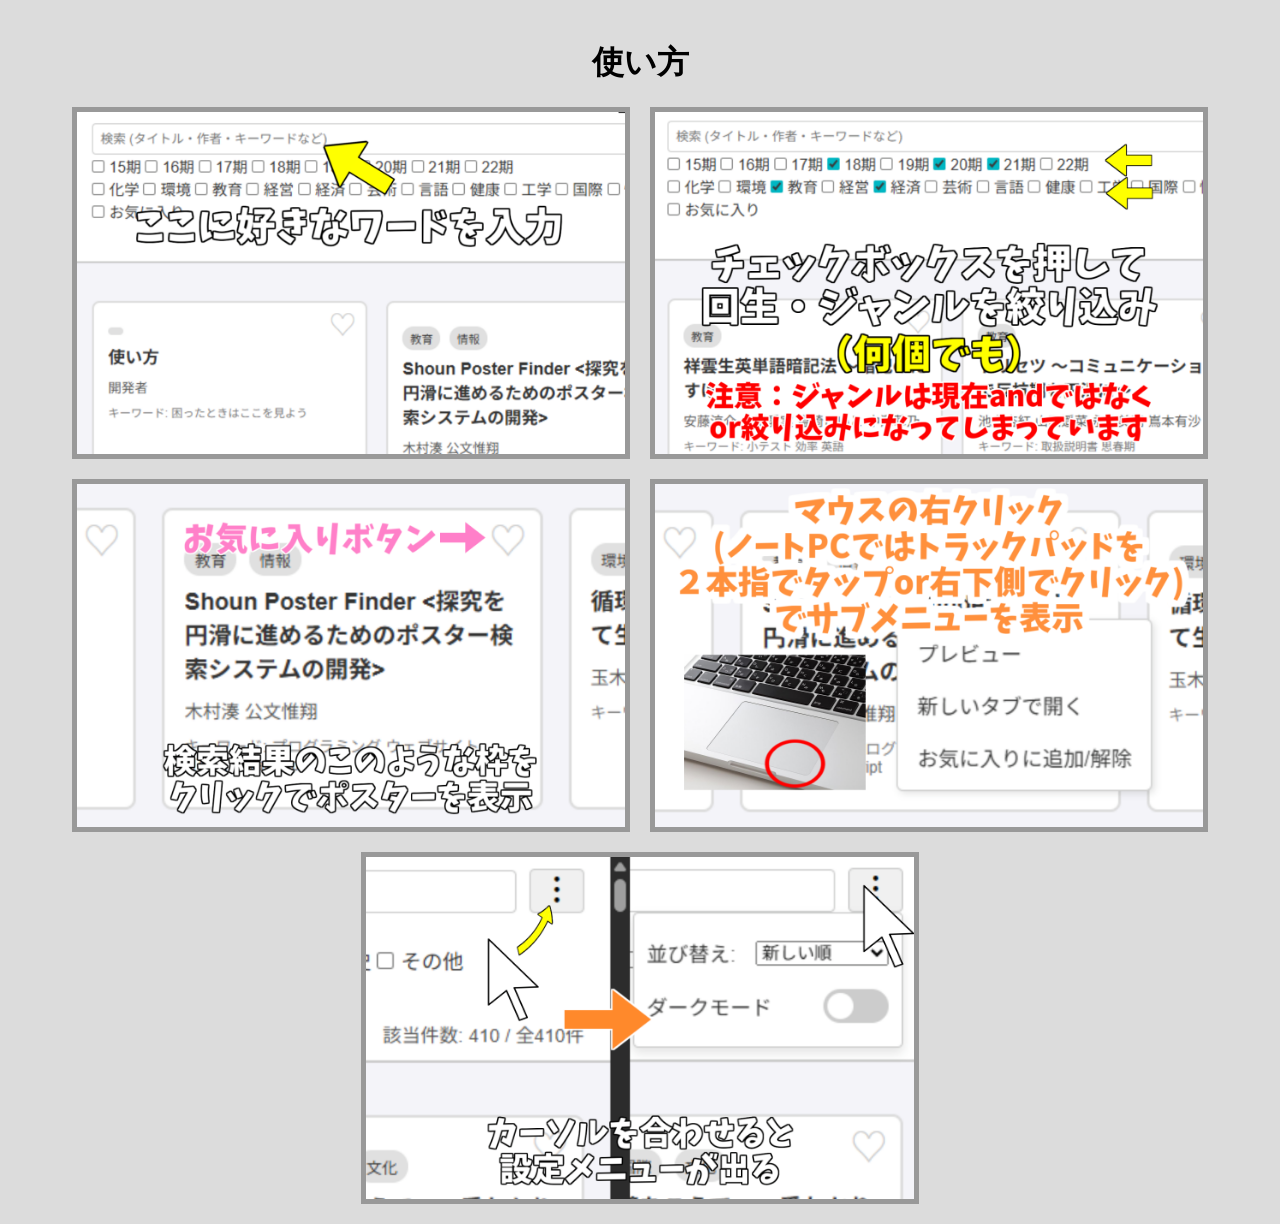
<file: 20251017/about.html>
<!DOCTYPE html>
<html lang="ja">
<head>
  <meta charset="UTF-8">
  <title>使い方</title>
  <style>
    body {
      background-color: #DCDCDC;
      margin: 0;
      padding: 20px;
      font-family: sans-serif;
    }
    h1 {
      text-align: center;
    }
    .image-grid {
      display: flex;
      flex-wrap: wrap;
      justify-content: center;
      gap: 20px;
    }
    .image-grid img {
      width: 45%;
      height: auto;
      box-sizing: border-box;
      border: 5px solid #999999;
    }
  </style>
</head>
<body>
  <h1>使い方</h1>
  <div class="image-grid">
    <img src="Tutorial Images/1.png">
    <img src="Tutorial Images/2.png">
    <img src="Tutorial Images/3.png">
    <img src="Tutorial Images/4.png">
    <img src="Tutorial Images/5.png">
  </div>
</body>
</html>
</file>
